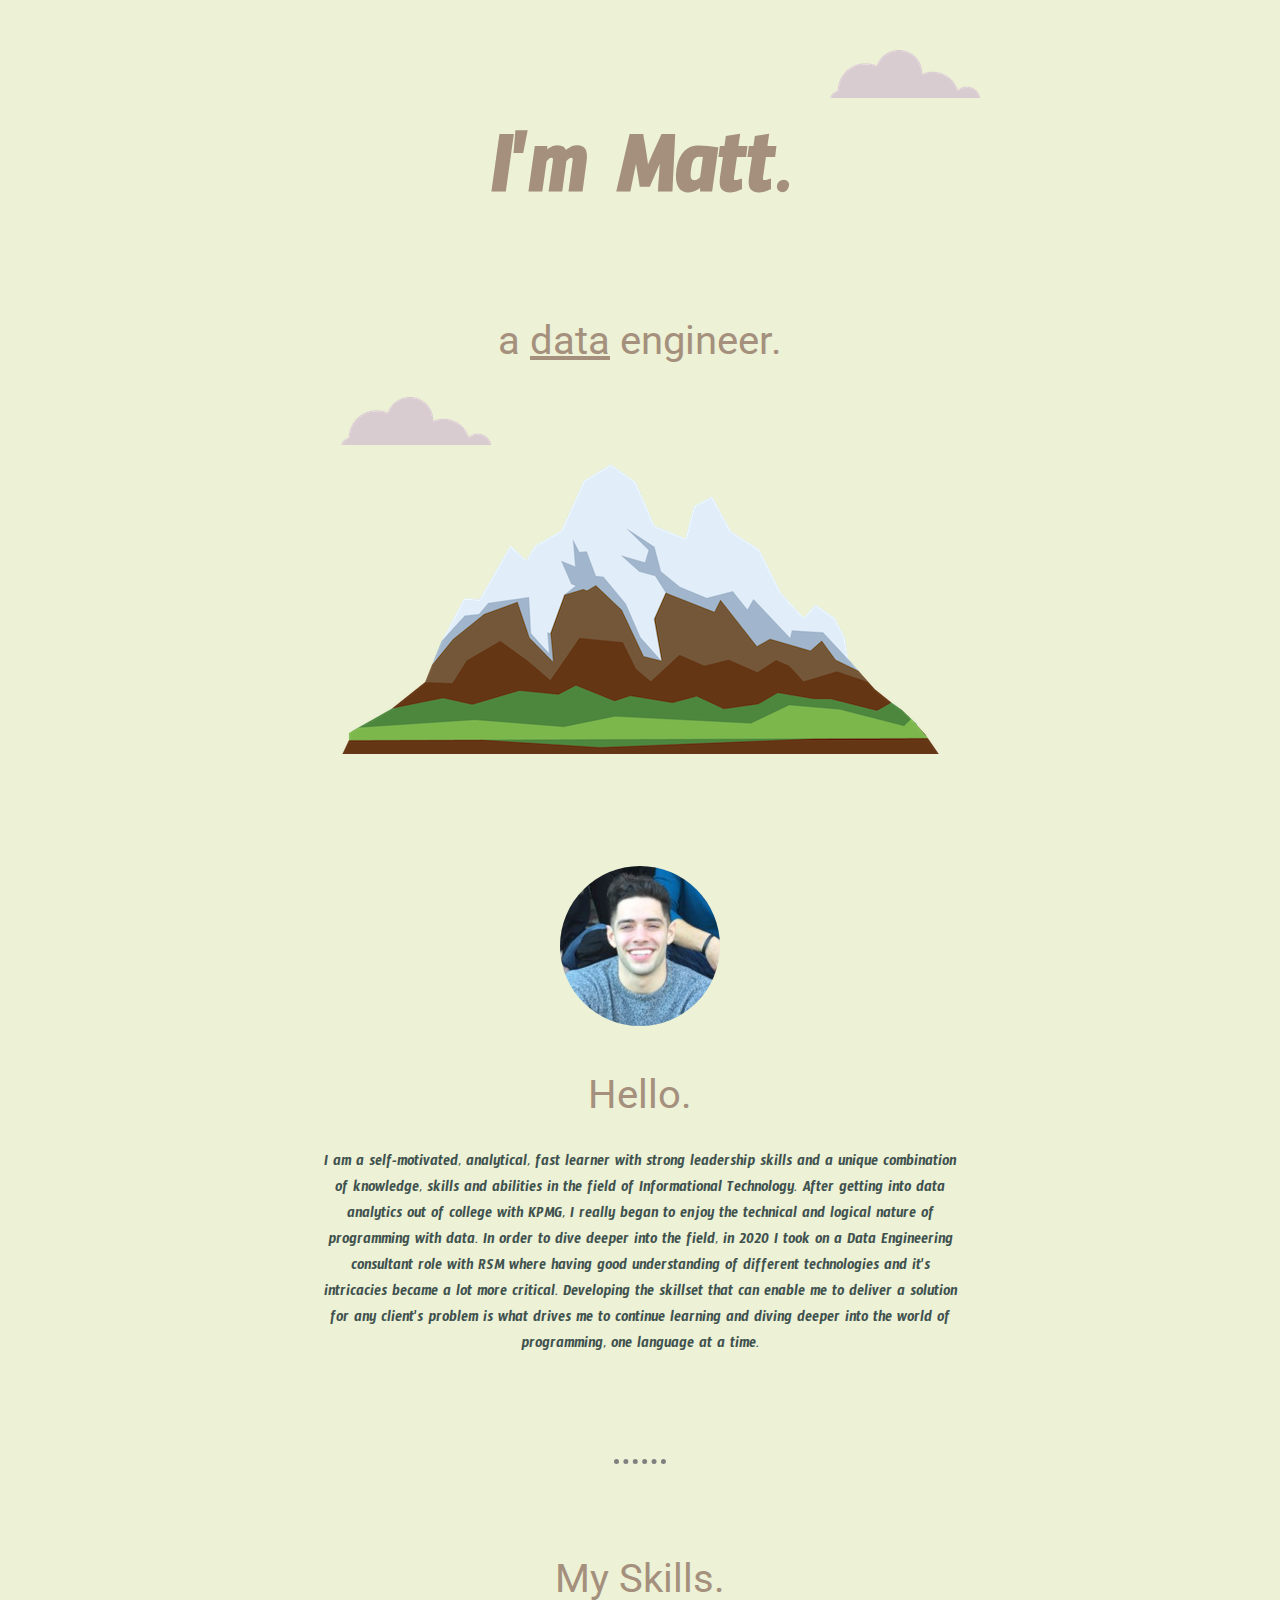
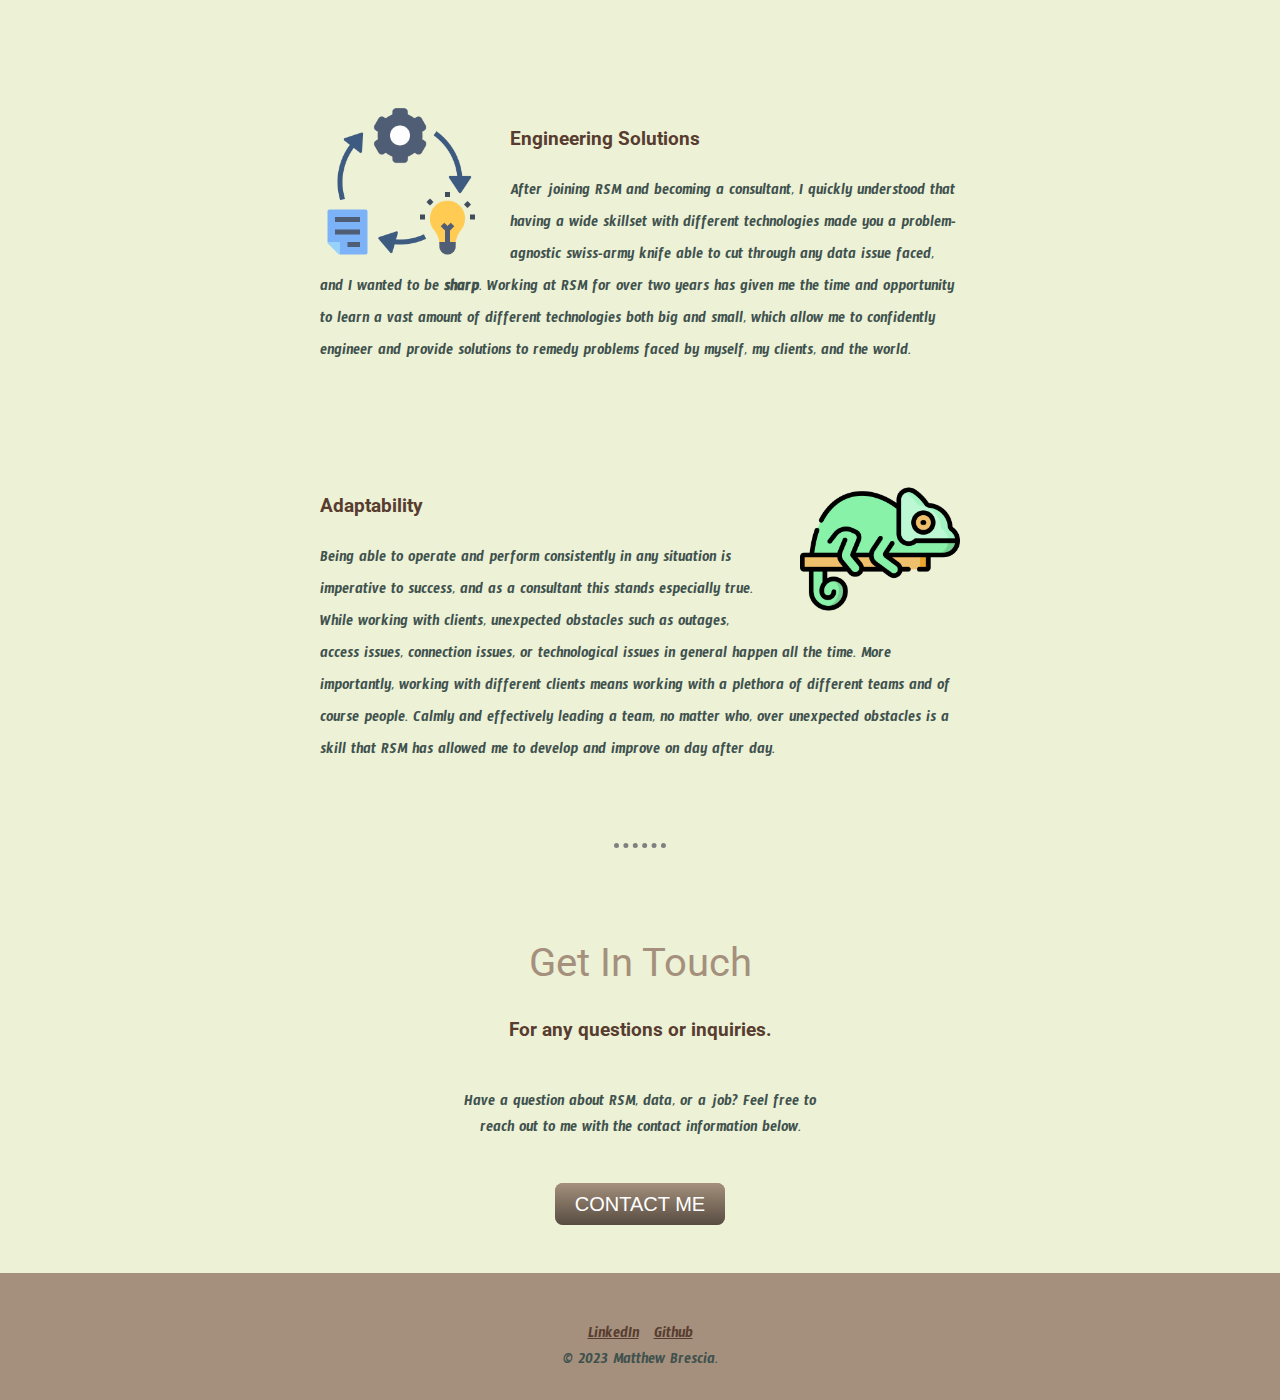
<file: index.html>
<!DOCTYPE html>
<html lang="en">
    <head>
        <meta charset="UTF-8">
        <title>Hi I'm Matt Brescia</title>
        <link rel="stylesheet" href="css/styles.css">
        <link rel="icon" href="images/favicon.ico">
        <link rel="preconnect" href="https://fonts.googleapis.com">
        <link rel="preconnect" href="https://fonts.gstatic.com" crossorigin>
        <link href="https://fonts.googleapis.com/css2?family=Noto+Sans+Symbols+2&family=Roboto&family=Timmana&display=swap" rel="stylesheet">
    </head>

    <body>
    <div class="top">
        <img class="top_cloud" src="images/cloud.png" alt="cloud-img">
        <h1>I'm Matt.</h1>
        <h2>a <span class="data">data</span> engineer.</h2>
        <img class="bottom_cloud" src="images/cloud.png" alt="cloud-img">
        <img src="images/mountain.png" alt="mountain-img">
    </div>
    <div class="middle-container">
      <div class="profile">
        <img src="images/me.png" alt="Matt_Brescia-img">
        <h2>Hello.</h2>
        <p>
            I am a self-motivated, analytical, fast learner with strong leadership skills and a unique combination of
            knowledge, skills and abilities in the field of Informational Technology. After getting into data analytics
            out of college with KPMG, I really began to enjoy the technical and logical nature of programming with data.
            In order to dive deeper into the field, in 2020 I took on a Data Engineering consultant role with RSM where
            having good understanding of different technologies and it's intricacies became a lot more critical.
            Developing the skillset that can enable me to deliver a solution for any client's problem is what drives me
            to continue learning and diving deeper into the world of programming, one language at a time.
        </p>
      </div>
      <hr>
      <div class="skills">
        <h2>My Skills.</h2>
        <div class="skill-row">
          <img class="solution-img" src="images/solution.png" alt="Engineering_solutions-img">
          <h3>Engineering Solutions</h3>
          <p>
             After joining RSM and becoming a consultant, I quickly understood that having a wide skillset with
             different technologies made you a problem-agnostic swiss-army knife able to cut through any data issue
             faced, and I wanted to be <strong>sharp</strong>. Working at RSM for over two years has given me the time
             and opportunity to learn a vast amount of different technologies both big and small, which allow me to
             confidently engineer and provide solutions to remedy problems faced by myself, my clients, and the world.
          </p>
        </div>
        <div class="skill-row">
          <img class="adaptive-img" src="images/chameleon.png" alt="chameleon-img">
          <h3>Adaptability</h3>
          <p>
             Being able to operate and perform consistently in any situation is imperative to success, and as a
             consultant this stands especially true. While working with clients, unexpected obstacles such
             as outages, access issues, connection issues, or technological issues in general happen all the time.
             More importantly, working with different clients means working with a plethora of different teams and of
             course people. Calmly and effectively leading a team, no matter who, over unexpected obstacles is a skill
             that RSM has allowed me to develop and improve on day after day.
          </p>
        </div>
      </div>
      <hr>
      <div class="contact-me">
        <h2>Get In Touch</h2>
        <h3>For any questions or inquiries.</h3>
        <p class="contact-text">Have a question about RSM, data, or a job? Feel free to reach out to me with the contact information below.</p>
        <a class="btn" href="mailto:mjb.python@gmail.com">CONTACT ME</a>
      </div>
    </div>

    <div class="bottom-container">
      <a class="footer-link" href="https://www.linkedin.com/in/matthew-brescia-7a9b72106/">LinkedIn</a>
      <a class="footer-link" href="https://github.com/mb-3">Github</a>
      <p class="copyright-text">© 2023 Matthew Brescia.</p>
    </div>
    </body>
</html>
</file>
<file: css/styles.css>
div {
    background-color: #EDF1D6;
    padding-top: 50px;
}

body {
    color: #40514E;
    font-family: 'Timmana', sans-serif;
    margin: 0;
    text-align: center;
}

h1 {
    color: #A4907C;
    font-family: 'Timmana', sans-serif;
    font-size: 5.625rem;
    margin-top: 50px auto 0 auto;
}

h2 {
    color: #A4907C;
    font-family: 'Roboto', sans-serif;
    font-size: 2.5rem;
    font-weight: normal;
}

h3 {
    color: #573c2f;
    font-family: 'Roboto', sans-serif;
}

hr {
    border-color: gray;
    border-style: none;
    border-top-style: dotted;
    border-width: 5px;
    width: 4%;
}

.skills {
    margin-bottom: 75px;
}

.profile {
    margin: 0px auto 100px auto;
    width: 50%;
}

.data {
    text-decoration: underline;
}

.footer-link {
    color: #573c2f;
    margin: 0px 5px;
}

.skill-row {
    line-height: 2;
    margin: 50px auto;
    text-align: start;
    width: 50%;
}

.bottom_cloud {
    position: absolute;
}

.top_cloud {
    position: absolute;
    right: 300px;
    top: 50px;
}

.solution-img {
    float: left;
    margin-right: 30px;
    width: 25%;
}

.adaptive-img {
    float: right;
    margin-left: 30px;
    width: 25%;
}

.btn {
  background: #a4907c;
  background-image: -webkit-linear-gradient(top, #a4907c, #574c41);
  background-image: -moz-linear-gradient(top, #a4907c, #574c41);
  background-image: -ms-linear-gradient(top, #a4907c, #574c41);
  background-image: -o-linear-gradient(top, #a4907c, #574c41);
  background-image: linear-gradient(to bottom, #a4907c, #574c41);
  -webkit-border-radius: 8;
  -moz-border-radius: 8;
  border-radius: 8px;
  font-family: Arial;
  color: #ffffff;
  font-size: 20px;
  padding: 10px 20px 10px 20px;
  text-decoration: none;
}

.btn:hover {
  background: #574c41;
  background-image: -webkit-linear-gradient(top, #574c41, #574c41);
  background-image: -moz-linear-gradient(top, #574c41, #574c41);
  background-image: -ms-linear-gradient(top, #574c41, #574c41);
  background-image: -o-linear-gradient(top, #574c41, #574c41);
  background-image: linear-gradient(to bottom, #574c41, #574c41);
  text-decoration: none;
}

.contact-text {
    margin: 50px auto;
    width: 30%;
}

.bottom-container {
    background-color: #A4907C;
    padding-bottom: 25px;
}

.middle-container {
    padding-bottom: 50px;
}

.copyright-text {
    margin: 0;
}
</file>
